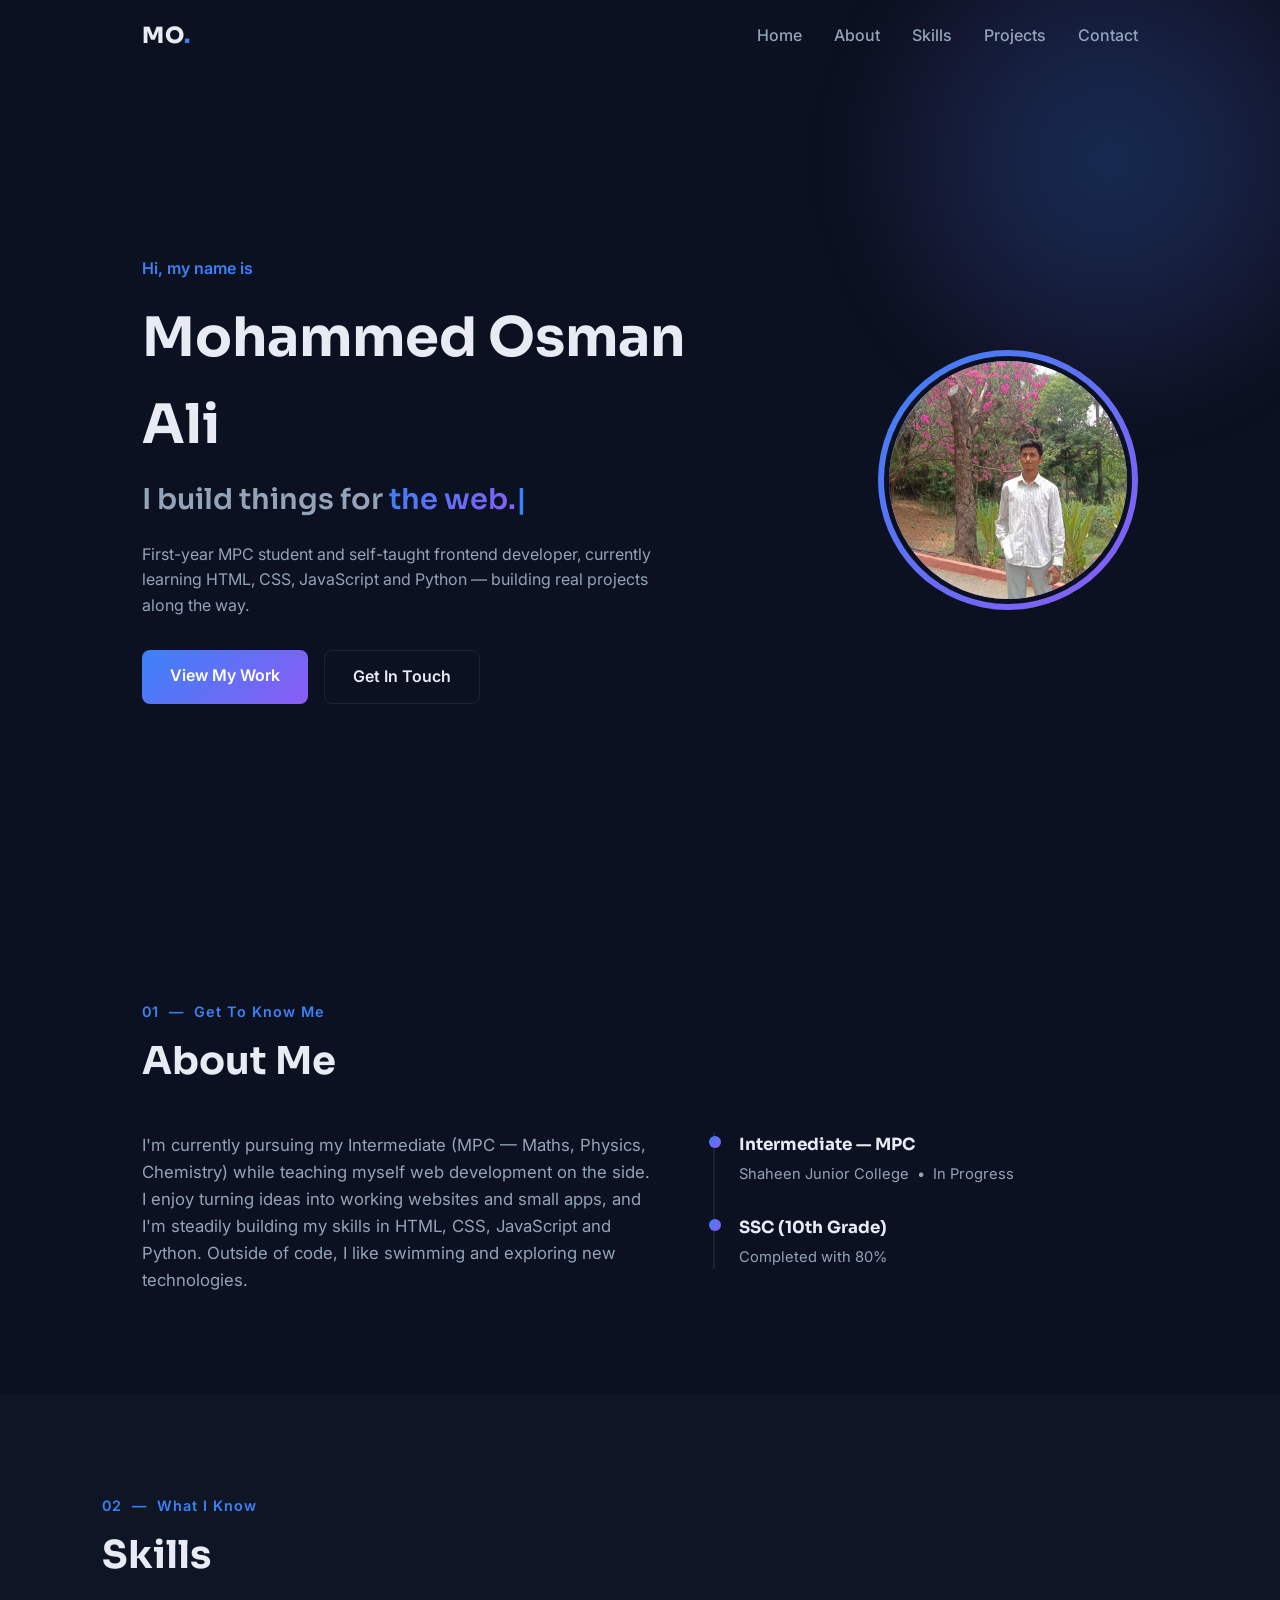
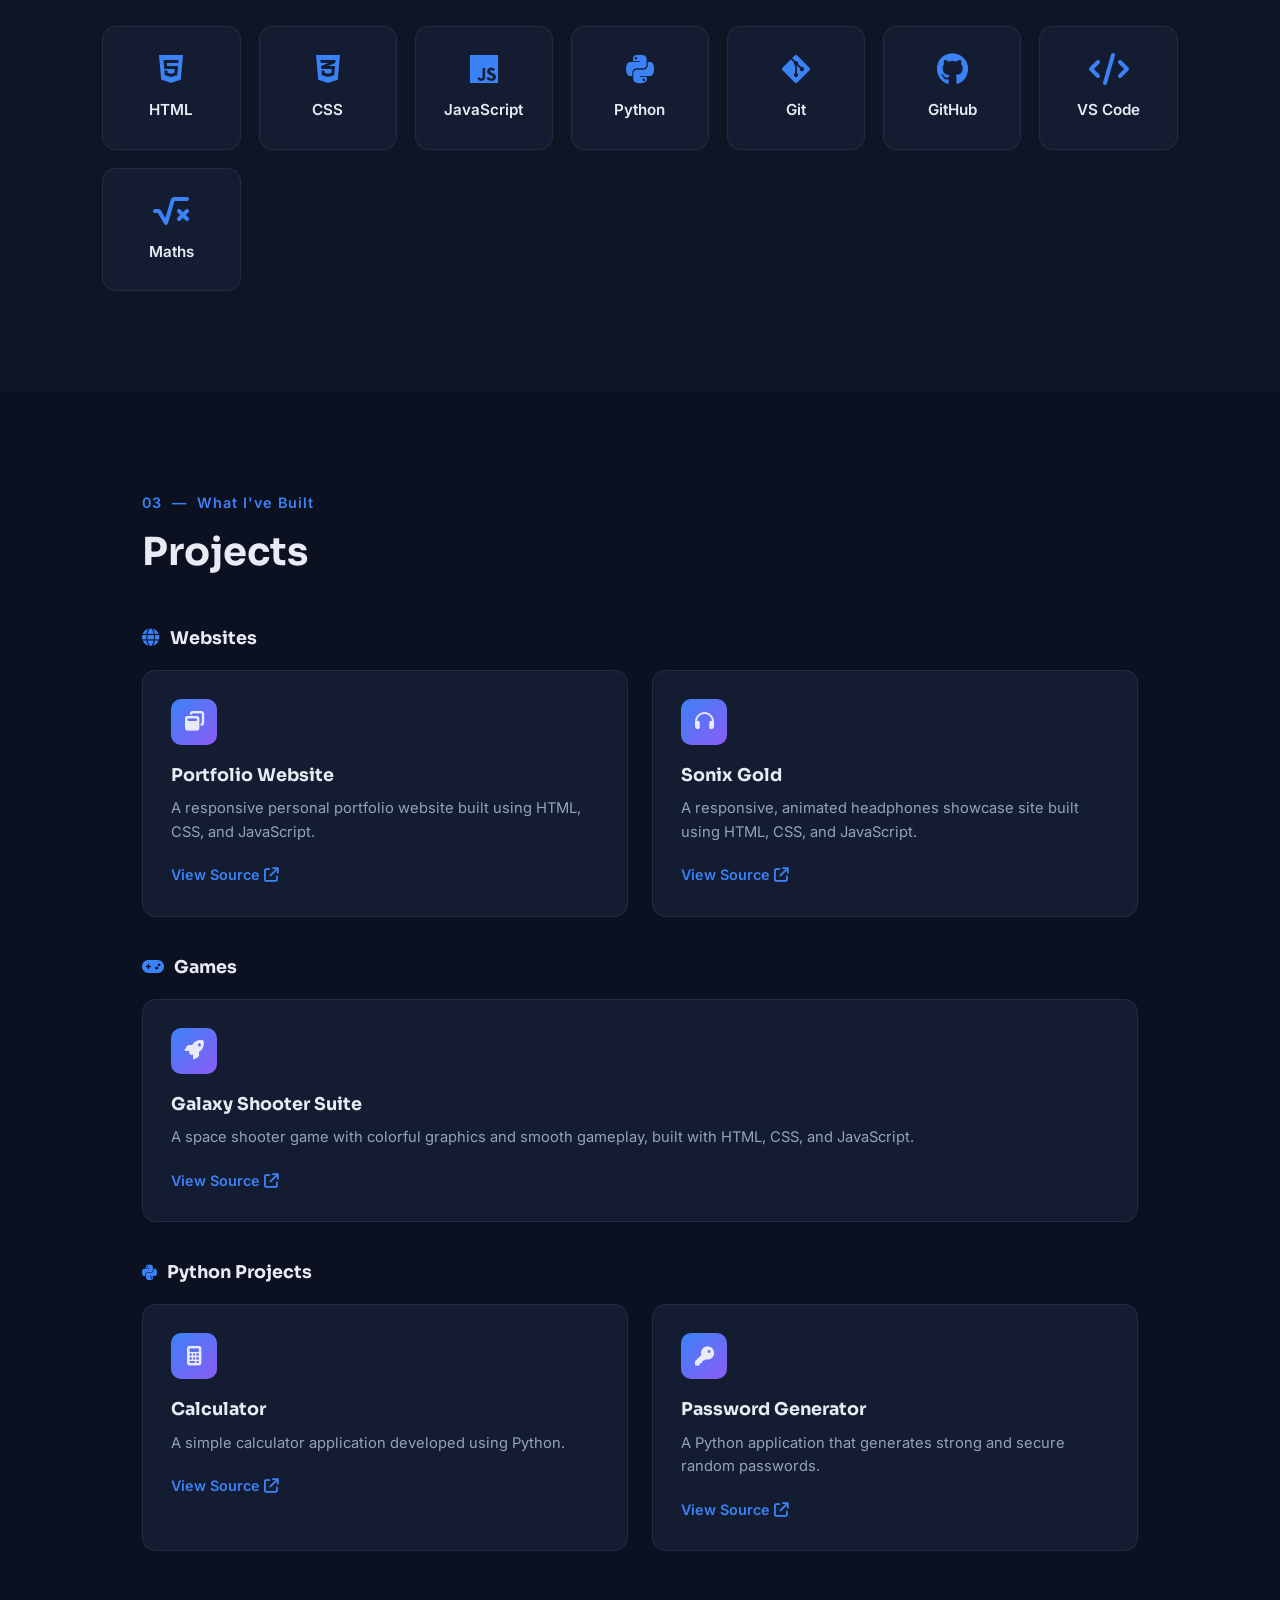
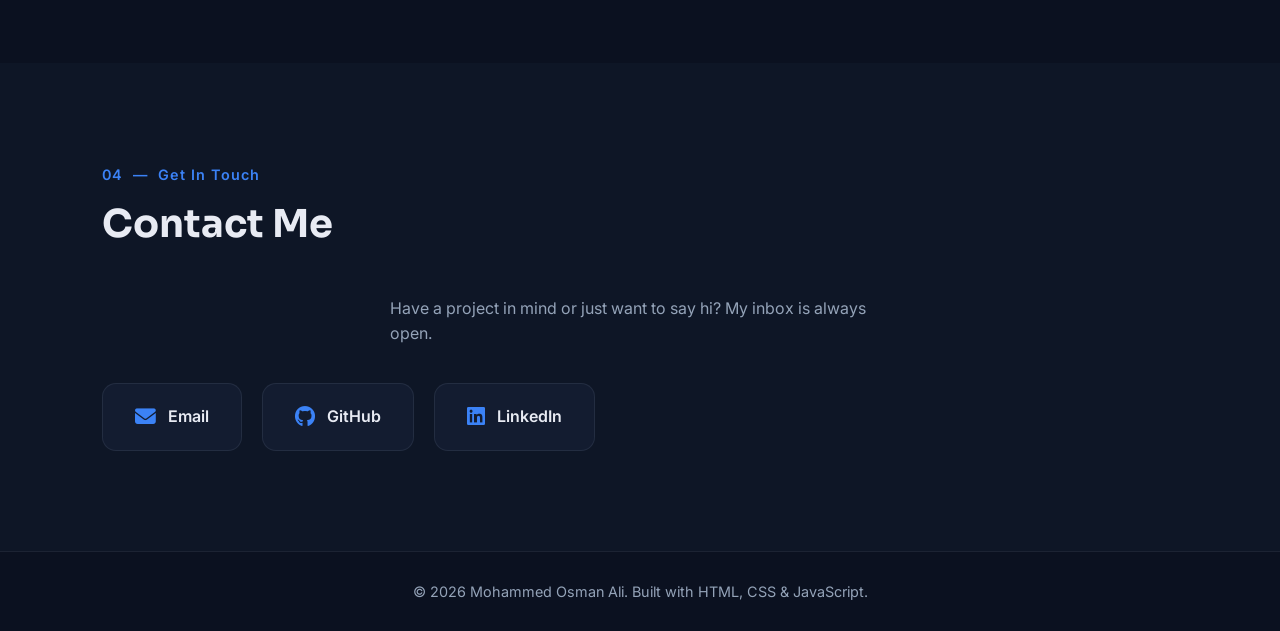
<file: portfolio/index.html>
<!DOCTYPE html>
<html lang="en">
<head>
    <meta charset="UTF-8">
    <meta name="viewport" content="width=device-width, initial-scale=1.0">
    <title>Mohammed Osman Ali | Frontend Developer</title>

    <!-- Google Fonts: Sora for headings (modern, geometric, techy) + Inter for body text (clean, readable) -->
    <link rel="preconnect" href="https://fonts.googleapis.com">
    <link href="https://fonts.googleapis.com/css2?family=Sora:wght@400;600;700;800&family=Inter:wght@400;500;600&display=swap" rel="stylesheet">

    <!-- Font Awesome for icons (GitHub, LinkedIn, Mail, etc.) -->
    <link rel="stylesheet" href="https://cdnjs.cloudflare.com/ajax/libs/font-awesome/6.5.1/css/all.min.css">

    <link rel="stylesheet" href="style.css">
</head>
<body>

    <!-- ============================================= -->
    <!-- NAVBAR: fixed to top, becomes solid on scroll   -->
    <!-- ============================================= -->
    <header class="navbar" id="navbar">
        <div class="nav-inner">
            <a href="#home" class="logo">MO<span class="logo-accent">.</span></a>

            <!-- Hamburger icon for mobile menu -->
            <button class="nav-toggle" id="navToggle" aria-label="Toggle navigation">
                <span></span><span></span><span></span>
            </button>

            <nav class="nav-links" id="navLinks">
                <a href="#home">Home</a>
                <a href="#about">About</a>
                <a href="#skills">Skills</a>
                <a href="#projects">Projects</a>
                <a href="#contact">Contact</a>
            </nav>
        </div>
    </header>

    <!-- ============================================= -->
    <!-- HERO SECTION                                    -->
    <!-- ============================================= -->
    <section id="home" class="hero">
        <div class="hero-bg-glow"></div>

        <div class="hero-content">
            <p class="hero-eyebrow">Hi, my name is</p>
            <h1 class="hero-name">Mohammed Osman Ali</h1>
            <!-- The role text below is typed out letter by letter using script.js -->
            <h2 class="hero-role">I build things for <span class="typed-text" id="typedText"></span><span class="cursor">|</span></h2>
            <p class="hero-desc">
                First-year MPC student and self-taught frontend developer, currently learning
                HTML, CSS, JavaScript and Python — building real projects along the way.
            </p>

            <div class="hero-buttons">
                <a href="#projects" class="btn btn-primary">View My Work</a>
                <a href="#contact" class="btn btn-outline">Get In Touch</a>
            </div>
        </div>

        <div class="hero-photo">
            <div class="photo-ring">
                <img src="profile-photo.jpg" alt="Mohammed Osman Ali">
            </div>
        </div>
    </section>

    <!-- ============================================= -->
    <!-- ABOUT + EDUCATION                               -->
    <!-- ============================================= -->
    <section id="about" class="section">
        <p class="section-eyebrow">01 &nbsp;—&nbsp; Get To Know Me</p>
        <h2 class="section-title">About Me</h2>

        <div class="about-grid">
            <p class="about-text">
                I'm currently pursuing my Intermediate (MPC — Maths, Physics, Chemistry) while teaching
                myself web development on the side. I enjoy turning ideas into working websites and small
                apps, and I'm steadily building my skills in HTML, CSS, JavaScript and Python. Outside of
                code, I like swimming and exploring new technologies.
            </p>

            <!-- Education shown as a simple vertical timeline -->
            <div class="timeline">
                <div class="timeline-item">
                    <div class="timeline-dot"></div>
                    <h3>Intermediate — MPC</h3>
                    <p>Shaheen Junior College &nbsp;•&nbsp; In Progress</p>
                </div>
                <div class="timeline-item">
                    <div class="timeline-dot"></div>
                    <h3>SSC (10th Grade)</h3>
                    <p>Completed with 80%</p>
                </div>
            </div>
        </div>
    </section>

    <!-- ============================================= -->
    <!-- SKILLS                                          -->
    <!-- ============================================= -->
    <section id="skills" class="section section-alt">
        <p class="section-eyebrow">02 &nbsp;—&nbsp; What I Know</p>
        <h2 class="section-title">Skills</h2>

        <div class="skills-grid">
            <!-- Each skill is a card with an icon; edit the icon class from fontawesome.com to change it -->
            <div class="skill-card"><i class="fa-brands fa-html5"></i><span>HTML</span></div>
            <div class="skill-card"><i class="fa-brands fa-css3-alt"></i><span>CSS</span></div>
            <div class="skill-card"><i class="fa-brands fa-js"></i><span>JavaScript</span></div>
            <div class="skill-card"><i class="fa-brands fa-python"></i><span>Python</span></div>
            <div class="skill-card"><i class="fa-brands fa-git-alt"></i><span>Git</span></div>
            <div class="skill-card"><i class="fa-brands fa-github"></i><span>GitHub</span></div>
            <div class="skill-card"><i class="fa-solid fa-code"></i><span>VS Code</span></div>
            <div class="skill-card"><i class="fa-solid fa-square-root-variable"></i><span>Maths</span></div>
        </div>
    </section>

    <!-- ============================================= -->
    <!-- PROJECTS: Websites, Games, Python              -->
    <!-- ============================================= -->
    <section id="projects" class="section">
        <p class="section-eyebrow">03 &nbsp;—&nbsp; What I've Built</p>
        <h2 class="section-title">Projects</h2>

        <!-- Websites -->
        <h3 class="group-title"><i class="fa-solid fa-globe"></i> Websites</h3>
        <div class="project-grid">
            <div class="project-card">
                <div class="project-icon"><i class="fa-solid fa-window-restore"></i></div>
                <h4>Portfolio Website</h4>
                <p>A responsive personal portfolio website built using HTML, CSS, and JavaScript.</p>
                <a href="https://github.com/osmanalimohammed201-dev/Testing-Portfolio.git" target="_blank" rel="noopener">
                    View Source <i class="fa-solid fa-arrow-up-right-from-square"></i>
                </a>
            </div>
            <div class="project-card">
                <div class="project-icon"><i class="fa-solid fa-headphones"></i></div>
                <h4>Sonix Gold</h4>
                <p>A responsive, animated headphones showcase site built using HTML, CSS, and JavaScript.</p>
                <a href="https://github.com/osmanalimohammed201-dev/sonix-gold.git" target="_blank" rel="noopener">
                    View Source <i class="fa-solid fa-arrow-up-right-from-square"></i>
                </a>
            </div>
        </div>

        <!-- Games -->
        <h3 class="group-title"><i class="fa-solid fa-gamepad"></i> Games</h3>
        <div class="project-grid">
            <div class="project-card">
                <div class="project-icon"><i class="fa-solid fa-rocket"></i></div>
                <h4>Galaxy Shooter Suite</h4>
                <p>A space shooter game with colorful graphics and smooth gameplay, built with HTML, CSS, and JavaScript.</p>
                <a href="https://github.com/osmanalimohammed201-dev/-galaxy-shooter-suite.git" target="_blank" rel="noopener">
                    View Source <i class="fa-solid fa-arrow-up-right-from-square"></i>
                </a>
            </div>
        </div>

        <!-- Python Projects -->
        <h3 class="group-title"><i class="fa-brands fa-python"></i> Python Projects</h3>
        <div class="project-grid">
            <div class="project-card">
                <div class="project-icon"><i class="fa-solid fa-calculator"></i></div>
                <h4>Calculator</h4>
                <p>A simple calculator application developed using Python.</p>
                <a href="https://github.com/osmanalimohammed201-dev/calculator.py.git" target="_blank" rel="noopener">
                    View Source <i class="fa-solid fa-arrow-up-right-from-square"></i>
                </a>
            </div>
            <div class="project-card">
                <div class="project-icon"><i class="fa-solid fa-key"></i></div>
                <h4>Password Generator</h4>
                <p>A Python application that generates strong and secure random passwords.</p>
                <a href="https://github.com/osmanalimohammed201-dev/password-generator.py.git" target="_blank" rel="noopener">
                    View Source <i class="fa-solid fa-arrow-up-right-from-square"></i>
                </a>
            </div>
        </div>
    </section>

    <!-- ============================================= -->
    <!-- CONTACT                                         -->
    <!-- ============================================= -->
    <section id="contact" class="section section-alt">
        <p class="section-eyebrow">04 &nbsp;—&nbsp; Get In Touch</p>
        <h2 class="section-title">Contact Me</h2>
        <p class="contact-desc">Have a project in mind or just want to say hi? My inbox is always open.</p>

        <div class="contact-links">
            <a href="mailto:osmanalimohammed201@gmail.com" class="contact-card">
                <i class="fa-solid fa-envelope"></i>
                <span>Email</span>
            </a>
            <a href="https://github.com/osmanalimohammed201-dev" target="_blank" rel="noopener" class="contact-card">
                <i class="fa-brands fa-github"></i>
                <span>GitHub</span>
            </a>
            <a href="https://www.linkedin.com/in/mohammed-osman-ali" target="_blank" rel="noopener" class="contact-card">
                <i class="fa-brands fa-linkedin"></i>
                <span>LinkedIn</span>
            </a>
        </div>
    </section>

    <!-- ============================================= -->
    <!-- FOOTER                                          -->
    <!-- ============================================= -->
    <footer class="footer">
        <p>&copy; 2026 Mohammed Osman Ali. Built with HTML, CSS &amp; JavaScript.</p>
    </footer>

    <!-- Back to top button, shows after scrolling down -->
    <button id="backToTop" class="back-to-top" aria-label="Back to top">
        <i class="fa-solid fa-arrow-up"></i>
    </button>

    <script src="script.js"></script>
</body>
</html>
</file>
<file: portfolio/style.css>
/* =====================================================
   COLOR PALETTE — change these to re-theme the whole site
   ===================================================== */
:root {
  --bg:        #0b1120;   /* main page background — deep navy */
  --bg-alt:    #0e1626;   /* alternate section background, slightly lighter */
  --surface:   #131c30;   /* cards / panels */
  --surface-2: #1a2540;   /* hover state for cards */
  --border:    rgba(148, 163, 184, 0.12);

  --text:      #e8ebf3;   /* main text, near-white */
  --text-dim:  #94a3b8;   /* secondary / muted text */

  --accent-a:  #3b82f6;   /* electric blue */
  --accent-b:  #8b5cf6;   /* violet */
  --gradient:  linear-gradient(135deg, var(--accent-a), var(--accent-b));

  --radius:    14px;
  --shadow:    0 10px 30px rgba(0, 0, 0, 0.35);
}

/* =====================================================
   RESET & BASE STYLES
   ===================================================== */
* { margin: 0; padding: 0; box-sizing: border-box; }

html {
  scroll-behavior: smooth;
  scroll-padding-top: 80px; /* so anchored sections don't hide under navbar */
}

body {
  font-family: 'Inter', sans-serif;
  background: var(--bg);
  color: var(--text);
  line-height: 1.6;
  overflow-x: hidden;
}

h1, h2, h3, h4 {
  font-family: 'Sora', sans-serif;
  font-weight: 700;
}

a { text-decoration: none; color: inherit; }
ul { list-style: none; }
img { max-width: 100%; display: block; }

.section {
  padding: 100px 8%;
  max-width: 1200px;
  margin: 0 auto;
}
.section-alt { background: var(--bg-alt); max-width: 100%; }
.section-alt > * { max-width: 1200px; margin-left: auto; margin-right: auto; }

.section-eyebrow {
  color: var(--accent-a);
  font-weight: 600;
  letter-spacing: 1px;
  margin-bottom: 8px;
  font-size: 0.9rem;
}
.section-title {
  font-size: clamp(1.8rem, 3vw, 2.4rem);
  margin-bottom: 40px;
}

/* Fade-up animation applied to sections as they scroll into view (see script.js) */
.reveal { opacity: 0; transform: translateY(30px); transition: all 0.7s ease; }
.reveal.active { opacity: 1; transform: translateY(0); }

/* =====================================================
   NAVBAR
   ===================================================== */
.navbar {
  position: fixed;
  top: 0; left: 0; right: 0;
  z-index: 1000;
  padding: 18px 0;
  transition: background 0.3s ease, padding 0.3s ease, box-shadow 0.3s ease;
}
/* JS adds .scrolled once the user scrolls down, making the bar solid */
.navbar.scrolled {
  background: rgba(11, 17, 32, 0.85);
  backdrop-filter: blur(10px);
  padding: 12px 0;
  box-shadow: var(--shadow);
  border-bottom: 1px solid var(--border);
}

.nav-inner {
  max-width: 1200px;
  margin: 0 auto;
  padding: 0 8%;
  display: flex;
  align-items: center;
  justify-content: space-between;
}

.logo {
  font-family: 'Sora', sans-serif;
  font-weight: 800;
  font-size: 1.4rem;
  letter-spacing: 1px;
}
.logo-accent { color: var(--accent-a); }

.nav-links { display: flex; gap: 32px; }
.nav-links a {
  font-weight: 500;
  color: var(--text-dim);
  position: relative;
  padding: 4px 0;
}
.nav-links a::after {
  content: '';
  position: absolute;
  left: 0; bottom: 0;
  width: 0; height: 2px;
  background: var(--gradient);
  transition: width 0.25s ease;
}
.nav-links a:hover { color: var(--text); }
.nav-links a:hover::after { width: 100%; }

/* Hamburger — hidden on desktop, shown on mobile via media query below */
.nav-toggle {
  display: none;
  flex-direction: column;
  gap: 5px;
  background: none;
  border: none;
  cursor: pointer;
}
.nav-toggle span { width: 24px; height: 2px; background: var(--text); }

/* =====================================================
   HERO
   ===================================================== */
.hero {
  min-height: 100vh;
  display: flex;
  align-items: center;
  justify-content: space-between;
  gap: 40px;
  padding: 140px 8% 80px;
  max-width: 1200px;
  margin: 0 auto;
  position: relative;
}

/* Soft glowing blob behind the hero for depth, purely decorative */
.hero-bg-glow {
  position: absolute;
  top: -10%; right: -10%;
  width: 500px; height: 500px;
  background: radial-gradient(circle, rgba(59,130,246,0.25), rgba(139,92,246,0.08) 60%, transparent 70%);
  filter: blur(40px);
  z-index: -1;
  animation: drift 10s ease-in-out infinite alternate;
}
@keyframes drift {
  from { transform: translate(0, 0); }
  to   { transform: translate(-30px, 30px); }
}

.hero-content { max-width: 620px; }

.hero-eyebrow {
  color: var(--accent-a);
  font-weight: 600;
  margin-bottom: 12px;
}

.hero-name {
  font-size: clamp(2.2rem, 5vw, 3.4rem);
  margin-bottom: 8px;
}

.hero-role {
  font-size: clamp(1.3rem, 3vw, 1.8rem);
  color: var(--text-dim);
  font-weight: 600;
  margin-bottom: 20px;
}
.typed-text {
  background: var(--gradient);
  -webkit-background-clip: text;
  background-clip: text;
  color: transparent;
}
.cursor { color: var(--accent-a); animation: blink 1s step-end infinite; }
@keyframes blink { 50% { opacity: 0; } }

.hero-desc {
  color: var(--text-dim);
  margin-bottom: 32px;
  max-width: 520px;
}

.hero-buttons { display: flex; gap: 16px; flex-wrap: wrap; }

.btn {
  padding: 13px 28px;
  border-radius: 8px;
  font-weight: 600;
  display: inline-block;
  transition: transform 0.2s ease, box-shadow 0.2s ease;
}
.btn-primary {
  background: var(--gradient);
  color: #fff;
}
.btn-outline {
  border: 1px solid var(--border);
  color: var(--text);
}
.btn:hover { transform: translateY(-3px); box-shadow: 0 8px 20px rgba(59,130,246,0.25); }

.hero-photo { flex-shrink: 0; }
.photo-ring {
  width: 260px;
  height: 260px;
  border-radius: 50%;
  padding: 6px;
  background: var(--gradient);
  animation: spin-glow 6s linear infinite;
}
.photo-ring img {
  width: 100%; height: 100%;
  border-radius: 50%;
  object-fit: cover;
  border: 5px solid var(--bg);
}
/* Slowly rotates the gradient ring around the photo for a subtle "alive" feel */
@keyframes spin-glow {
  from { filter: hue-rotate(0deg); }
  to   { filter: hue-rotate(20deg); }
}

/* =====================================================
   ABOUT
   ===================================================== */
.about-grid {
  display: grid;
  grid-template-columns: 1.2fr 1fr;
  gap: 60px;
  align-items: start;
}
.about-text { color: var(--text-dim); font-size: 1.05rem; }

.timeline { border-left: 2px solid var(--border); padding-left: 24px; }
.timeline-item { position: relative; margin-bottom: 28px; }
.timeline-item:last-child { margin-bottom: 0; }
.timeline-dot {
  position: absolute;
  left: -30px; top: 4px;
  width: 12px; height: 12px;
  border-radius: 50%;
  background: var(--gradient);
}
.timeline-item h3 { font-size: 1.05rem; margin-bottom: 4px; }
.timeline-item p { color: var(--text-dim); font-size: 0.92rem; }

/* =====================================================
   SKILLS
   ===================================================== */
.skills-grid {
  display: grid;
  grid-template-columns: repeat(auto-fit, minmax(130px, 1fr));
  gap: 18px;
}
.skill-card {
  background: var(--surface);
  border: 1px solid var(--border);
  border-radius: var(--radius);
  padding: 26px 16px;
  text-align: center;
  transition: transform 0.25s ease, background 0.25s ease, border-color 0.25s ease;
}
.skill-card i { font-size: 2rem; margin-bottom: 12px; color: var(--accent-a); display: block; }
.skill-card span { font-weight: 600; font-size: 0.95rem; }
.skill-card:hover {
  transform: translateY(-6px);
  background: var(--surface-2);
  border-color: var(--accent-a);
}

/* =====================================================
   PROJECTS
   ===================================================== */
.group-title {
  display: flex;
  align-items: center;
  gap: 10px;
  font-size: 1.1rem;
  color: var(--text);
  margin: 36px 0 18px;
}
.group-title:first-of-type { margin-top: 0; }
.group-title i { color: var(--accent-a); }

.project-grid {
  display: grid;
  grid-template-columns: repeat(auto-fit, minmax(260px, 1fr));
  gap: 24px;
  margin-bottom: 12px;
}
.project-card {
  background: var(--surface);
  border: 1px solid var(--border);
  border-radius: var(--radius);
  padding: 28px;
  transition: transform 0.25s ease, border-color 0.25s ease, box-shadow 0.25s ease;
}
.project-card:hover {
  transform: translateY(-6px);
  border-color: var(--accent-a);
  box-shadow: var(--shadow);
}
.project-icon {
  width: 46px; height: 46px;
  border-radius: 10px;
  background: var(--gradient);
  display: flex; align-items: center; justify-content: center;
  margin-bottom: 16px;
  font-size: 1.2rem;
}
.project-card h4 { margin-bottom: 8px; font-size: 1.1rem; }
.project-card p { color: var(--text-dim); font-size: 0.92rem; margin-bottom: 18px; }
.project-card a {
  color: var(--accent-a);
  font-weight: 600;
  font-size: 0.9rem;
}
.project-card a:hover { text-decoration: underline; }

/* =====================================================
   CONTACT
   ===================================================== */
.contact-desc { color: var(--text-dim); margin-bottom: 36px; max-width: 500px; }

.contact-links { display: flex; gap: 20px; flex-wrap: wrap; }
.contact-card {
  background: var(--surface);
  border: 1px solid var(--border);
  border-radius: var(--radius);
  padding: 20px 32px;
  display: flex;
  align-items: center;
  gap: 12px;
  font-weight: 600;
  transition: transform 0.25s ease, border-color 0.25s ease;
}
.contact-card i { font-size: 1.3rem; color: var(--accent-a); }
.contact-card:hover { transform: translateY(-4px); border-color: var(--accent-a); }

/* =====================================================
   FOOTER & BACK-TO-TOP
   ===================================================== */
.footer {
  text-align: center;
  padding: 28px;
  color: var(--text-dim);
  font-size: 0.9rem;
  border-top: 1px solid var(--border);
}

.back-to-top {
  position: fixed;
  bottom: 28px; right: 28px;
  width: 46px; height: 46px;
  border-radius: 50%;
  background: var(--gradient);
  color: #fff;
  border: none;
  cursor: pointer;
  display: flex; align-items: center; justify-content: center;
  opacity: 0; pointer-events: none;
  transition: opacity 0.3s ease, transform 0.2s ease;
  z-index: 999;
}
.back-to-top.visible { opacity: 1; pointer-events: auto; }
.back-to-top:hover { transform: translateY(-4px); }

/* =====================================================
   RESPONSIVE
   ===================================================== */
@media (max-width: 860px) {
  .hero { flex-direction: column-reverse; text-align: center; padding-top: 120px; }
  .hero-buttons { justify-content: center; }
  .about-grid { grid-template-columns: 1fr; }
  .photo-ring { width: 200px; height: 200px; }
}

@media (max-width: 700px) {
  .nav-toggle { display: flex; }
  .nav-links {
    position: absolute;
    top: 100%; left: 0; right: 0;
    background: var(--bg-alt);
    flex-direction: column;
    align-items: center;
    padding: 20px 0;
    gap: 20px;
    border-bottom: 1px solid var(--border);
    display: none;
  }
  .nav-links.open { display: flex; }
}
</file>
